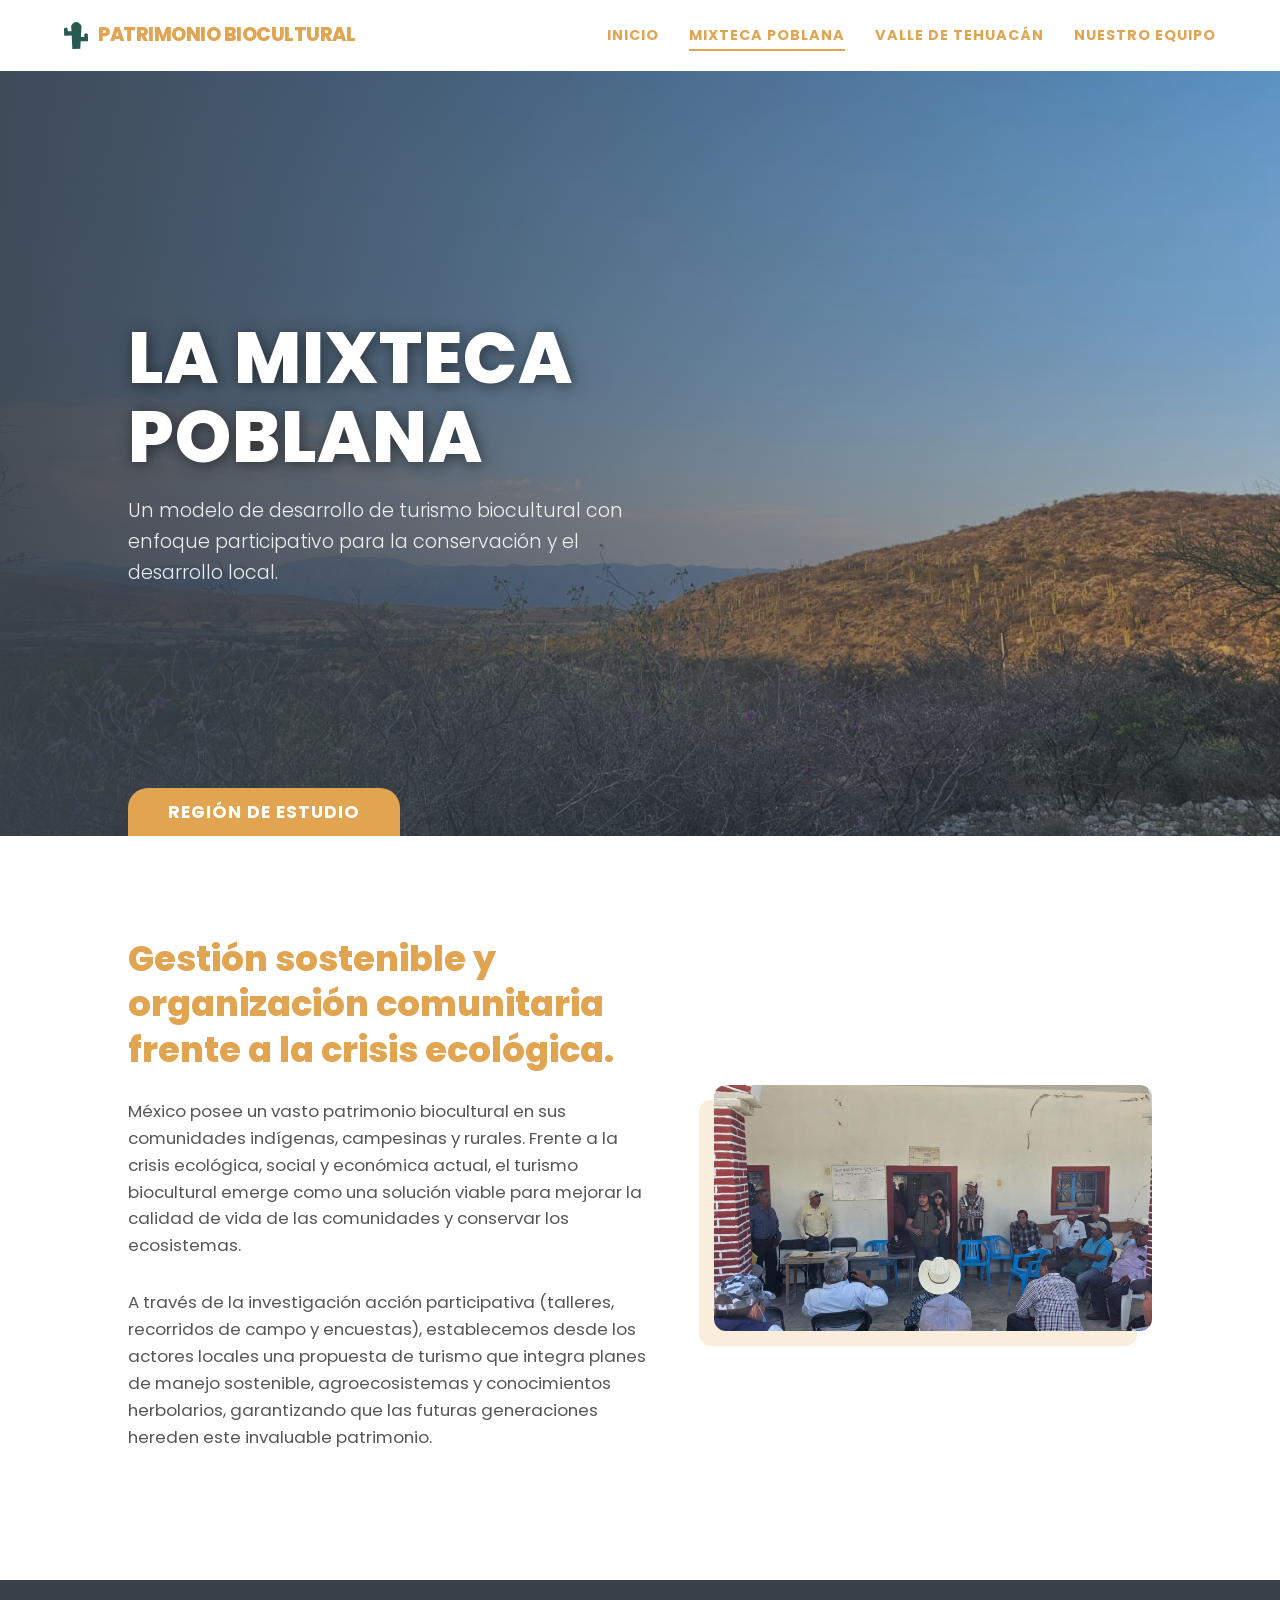
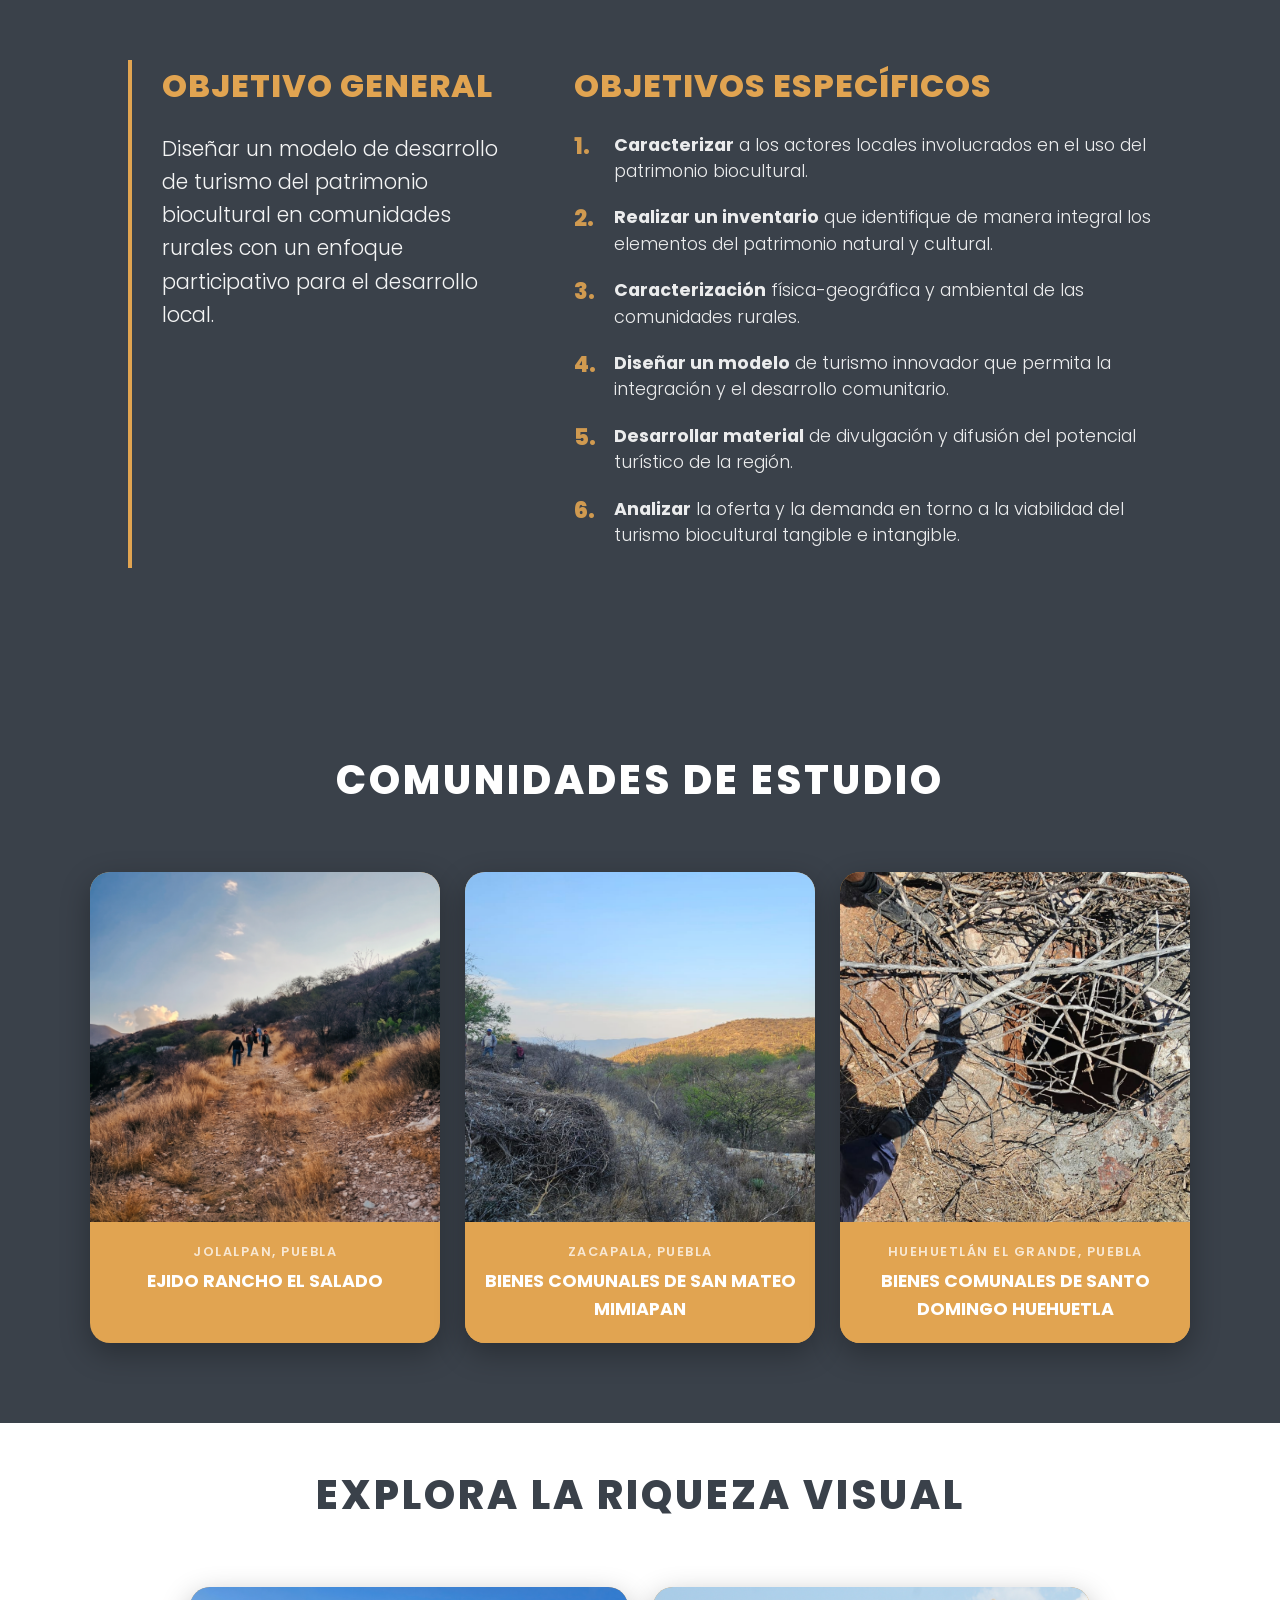
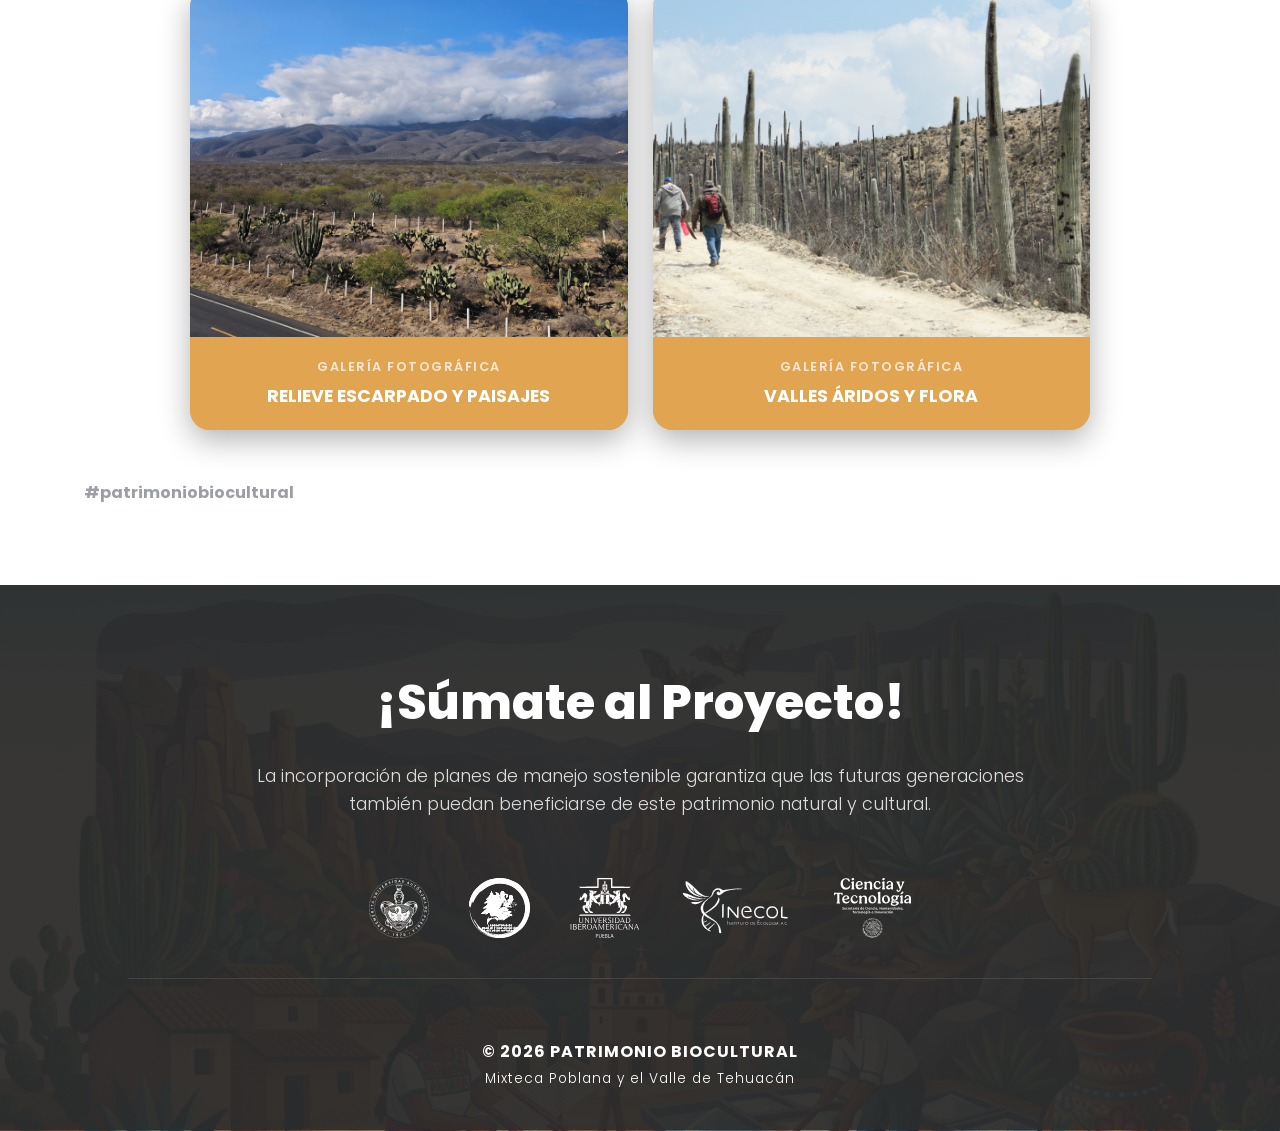
<file: mixteca.html>
<!DOCTYPE html>
<html lang="es">
<head>
    <meta charset="UTF-8">
    <meta name="viewport" content="width=device-width, initial-scale=1.0">
    <title>Mixteca Poblana | Patrimonio Biocultural</title>
    <link href="https://fonts.googleapis.com/css2?family=Poppins:wght@300;400;600;700;800&display=swap" rel="stylesheet">
    <link rel="shortcut icon" href="Assests/images/cactus.svg" type="image/x-icon">
    
    <link rel="stylesheet" href="index.css">
    <link rel="stylesheet" href="Assests/css/mixteca.css">
</head>
<body>

    <header class="header">
        <div class="logo">
            <img src="Assests/images/cactus.svg" alt="Icono" style="width: 24px; margin-right: 10px;">
            PATRIMONIO BIOCULTURAL
        </div>
        <nav class="nav-links">
            <a href="index1.html">INICIO</a>
            <a href="mixteca.html" class="active">MIXTECA POBLANA</a>
            <a href="tehuacan.html">VALLE DE TEHUACÁN</a>
            <a href="investigacion.html">NUESTRO EQUIPO</a>

        </nav>
    </header>

    <section class="hero">
        <img src="Assests/images/mixteca/mixtecagaleria.jpg" alt="Paisaje de la Mixteca" class="hero-bg">
        <div class="hero-content">
            <h1>LA MIXTECA<br>POBLANA</h1>
            <p>Un modelo de desarrollo de turismo biocultural con enfoque participativo para la conservación y el desarrollo local.</p>
        </div>
        <div class="hero-badge">Región de Estudio</div>
    </section>

    <section class="intro-section">
        <div class="intro-text">
            <h2>Gestión sostenible y organización comunitaria frente a la crisis ecológica.</h2>
            <p>México posee un vasto patrimonio biocultural en sus comunidades indígenas, campesinas y rurales. Frente a la crisis ecológica, social y económica actual, el turismo biocultural emerge como una solución viable para mejorar la calidad de vida de las comunidades y conservar los ecosistemas.</p>
            <p>A través de la investigación acción participativa (talleres, recorridos de campo y encuestas), establecemos desde los actores locales una propuesta de turismo que integra planes de manejo sostenible, agroecosistemas y conocimientos herbolarios, garantizando que las futuras generaciones hereden este invaluable patrimonio.</p>
        </div>
        <div class="intro-image">
            <img src="Assests/images/mixteca/comunidades.jpg" alt="Comunidades de la Mixteca">
        </div>
    </section>

    <section class="objectives-section">
        <div class="objectives-container">
            <div class="general-objective">
                <h3>Objetivo General</h3>
                <p>Diseñar un modelo de desarrollo de turismo del patrimonio biocultural en comunidades rurales con un enfoque participativo para el desarrollo local.</p>
            </div>
            
            <div class="specific-objectives">
                <h3>Objetivos Específicos</h3>
                <ol class="objectives-list">
                    <li><strong>Caracterizar</strong> a los actores locales involucrados en el uso del patrimonio biocultural.</li>
                    <li><strong>Realizar un inventario</strong> que identifique de manera integral los elementos del patrimonio natural y cultural.</li>
                    <li><strong>Caracterización</strong> física-geográfica y ambiental de las comunidades rurales.</li>
                    <li><strong>Diseñar un modelo</strong> de turismo innovador que permita la integración y el desarrollo comunitario.</li>
                    <li><strong>Desarrollar material</strong> de divulgación y difusión del potencial turístico de la región.</li>
                    <li><strong>Analizar</strong> la oferta y la demanda en torno a la viabilidad del turismo biocultural tangible e intangible.</li>
                </ol>
            </div>
        </div>
    </section>

    <section class="cards-section">
        <h2 class="cards-title">COMUNIDADES DE ESTUDIO</h2>
        
        <div class="cards-grid grid-3">
            
            <div class="card">
                <div class="card-img">
                    <img src="Assests/images/mixteca/senderos.png" alt="Jolalpan">
                </div>
                <div class="card-info">
                    <span class="card-region">Jolalpan, Puebla</span>
                    <div class="card-title">Ejido Rancho El Salado</div>
                </div>
            </div>
            
            <div class="card">
                <div class="card-img">
                    <img src="Assests/images/mixteca/paisajes.jpg" alt="Zacapala">
                </div>
                <div class="card-info">
                    <span class="card-region">Zacapala, Puebla</span>
                    <div class="card-title">Bienes Comunales de San Mateo Mimiapan</div>
                </div>
            </div>
            
            <div class="card">
                <div class="card-img">
                    <img src="Assests/images/mixteca/Historia.jpg" alt="Huehuetlán">
                </div>
                <div class="card-info">
                    <span class="card-region">Huehuetlán El Grande, Puebla</span>
                    <div class="card-title">Bienes Comunales de Santo Domingo Huehuetla</div>
                </div>
            </div>

        </div>
    </section>

    <section class="cards-section" style="background-color: var(--c-manta); padding-top: 40px;">
        <h2 class="cards-title" style="color: var(--c-pizarra);">EXPLORA LA RIQUEZA VISUAL</h2>
        
        <div class="cards-grid grid-2">
            <a href="mixteca_relieve.html" class="card">
                <div class="card-img">
                    <img src="Assests/images/mixteca.png" alt="Relieve">
                </div>
                <div class="card-info">
                    <span class="card-region">Galería Fotográfica</span>
                    <div class="card-title">Relieve Escarpado y Paisajes</div>
                </div>
            </a>
            
            <a href="mixteca_valle.html" class="card">
                <div class="card-img">
                    <img src="Assests/images/aridos.JPG" alt="Valles">
                </div>
                <div class="card-info">
                    <span class="card-region">Galería Fotográfica</span>
                    <div class="card-title">Valles Áridos y Flora</div>
                </div>
            </a>
        </div>
        <div class="hashtag" style="color: var(--c-pizarra); opacity: 0.5;">#patrimoniobiocultural</div>
    </section>

    <footer class="footer">
        <div class="footer-cta">
            <h2>¡Súmate al Proyecto!</h2>
            <p>La incorporación de planes de manejo sostenible garantiza que las futuras generaciones también puedan beneficiarse de este patrimonio natural y cultural.</p>
        </div>
        
        <div class="footer-logos">
            <div class="f-logo"><img src="Assests/images/buap.svg" alt="BUAP"></div>
            <div class="f-logo"><img src="Assests/images/lab.svg" alt="Laboratorio"></div>
            <div class="f-logo"><img src="Assests/images/ibero.svg" alt="Iberoamericana"></div>
            <div class="f-logo"><img src="Assests/images/inecol.svg" alt="INECOL"></div>
            <div class="f-logo"><img src="Assests/images/secithii.svg" alt="Ciencia y Tecnología"></div>
        </div>
        
        
        <div class="footer-bottom">
            <p>&copy; 2026 PATRIMONIO BIOCULTURAL<br><span style="font-weight: 300; font-size: 0.85em;">Mixteca Poblana y el Valle de Tehuacán</span></p>
        </div>
    </footer>

</body>
</html>
</file>
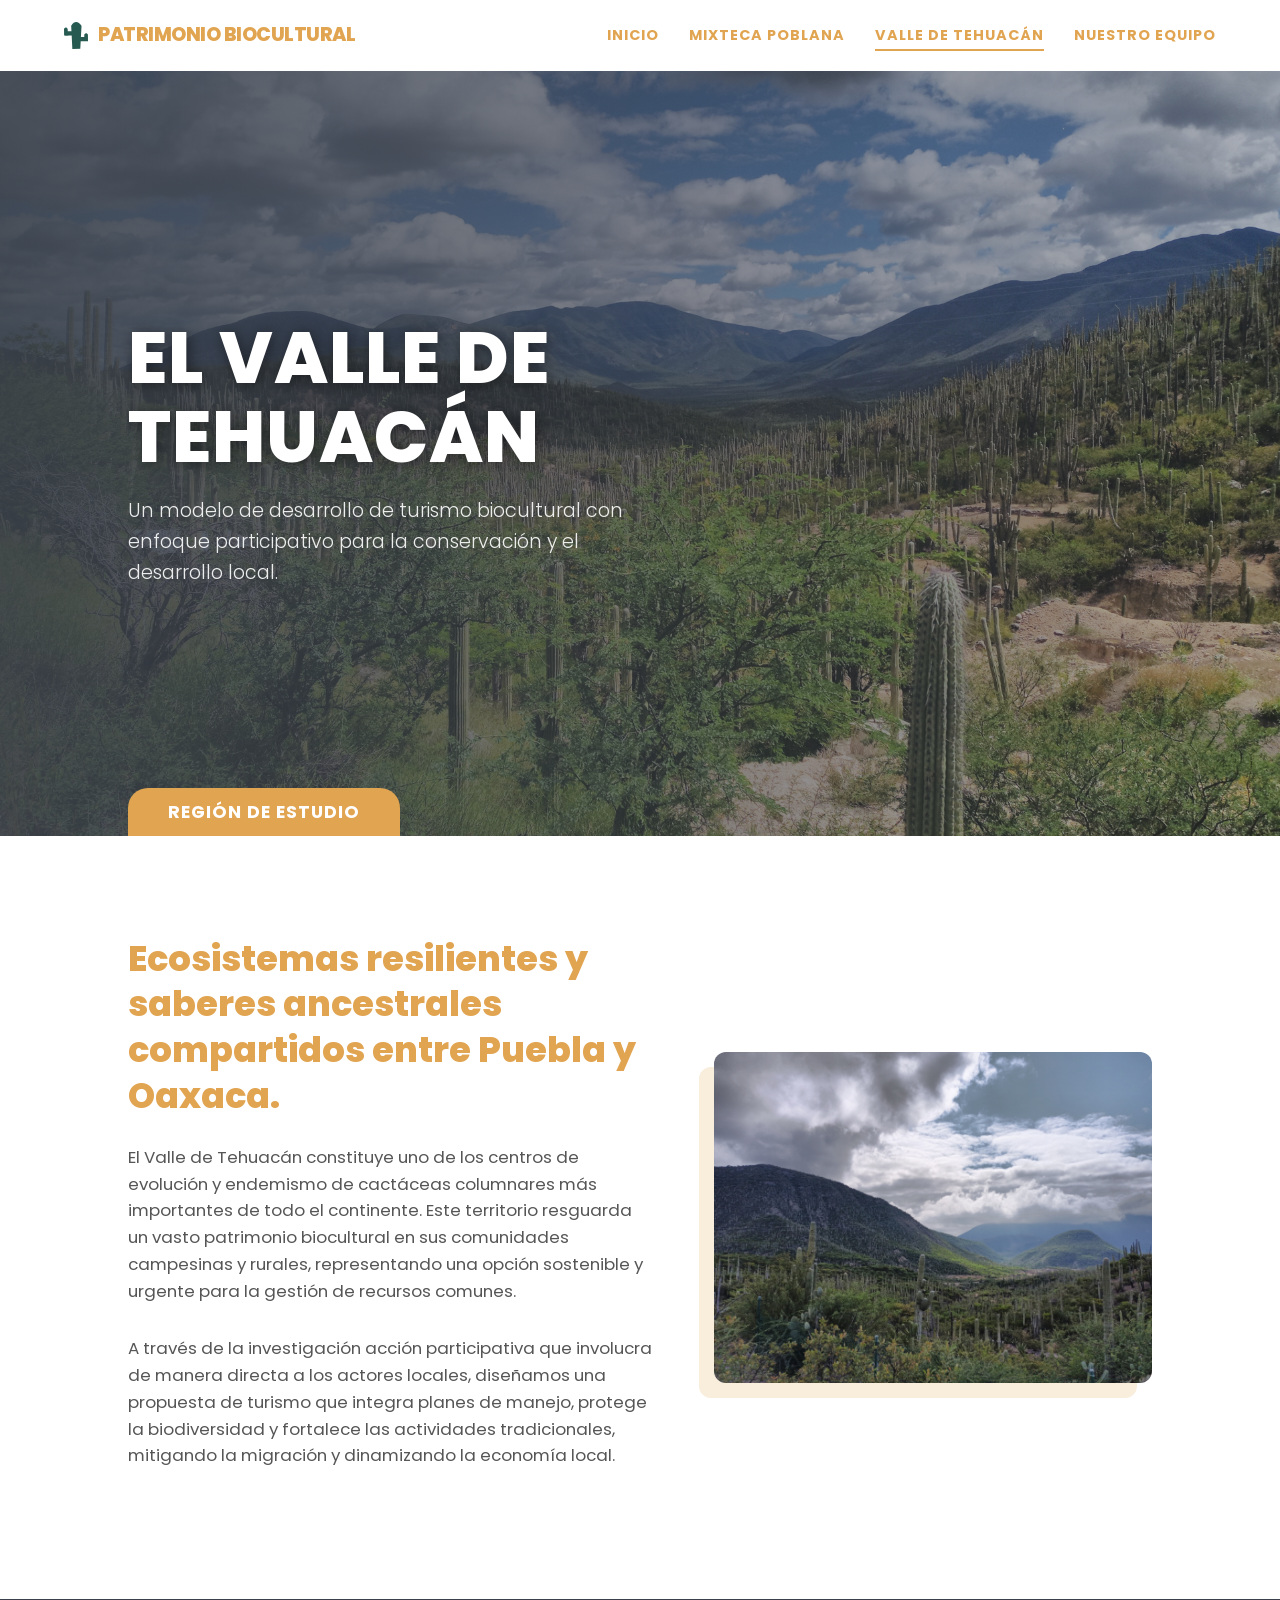
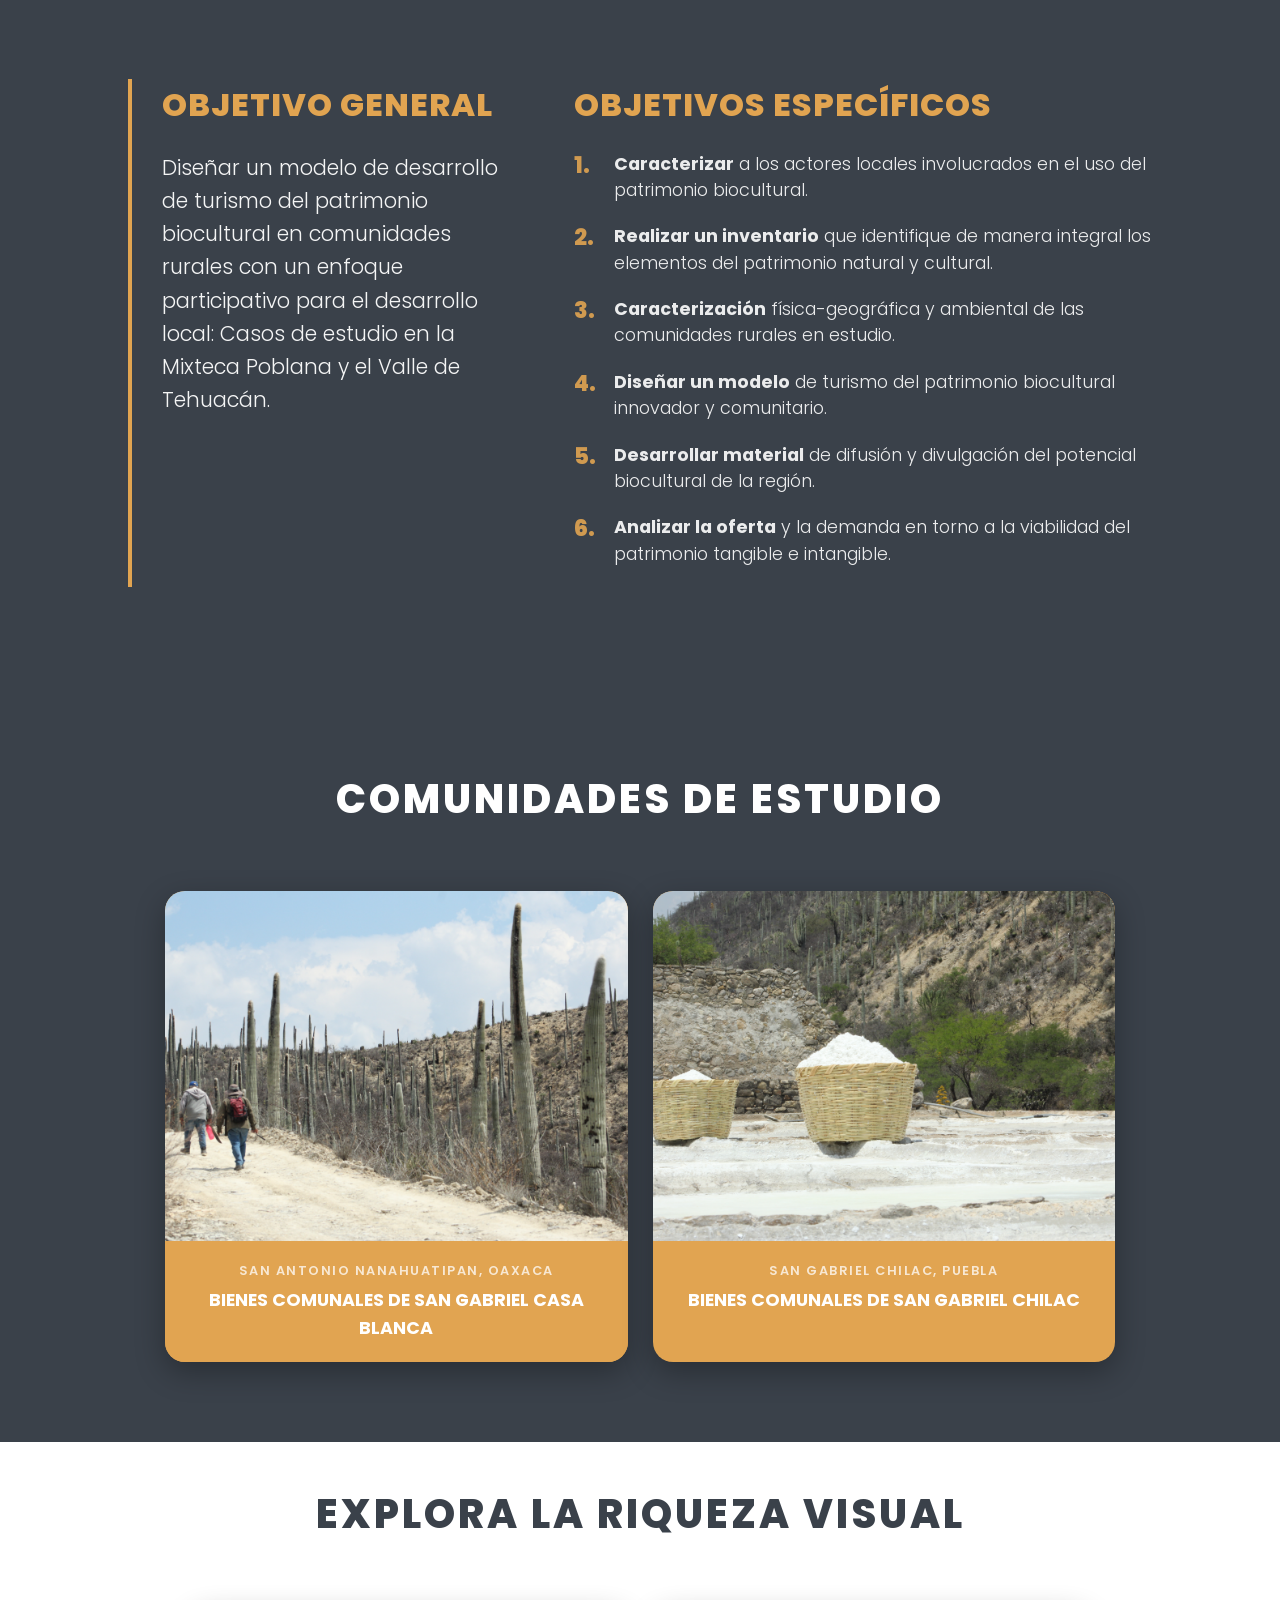
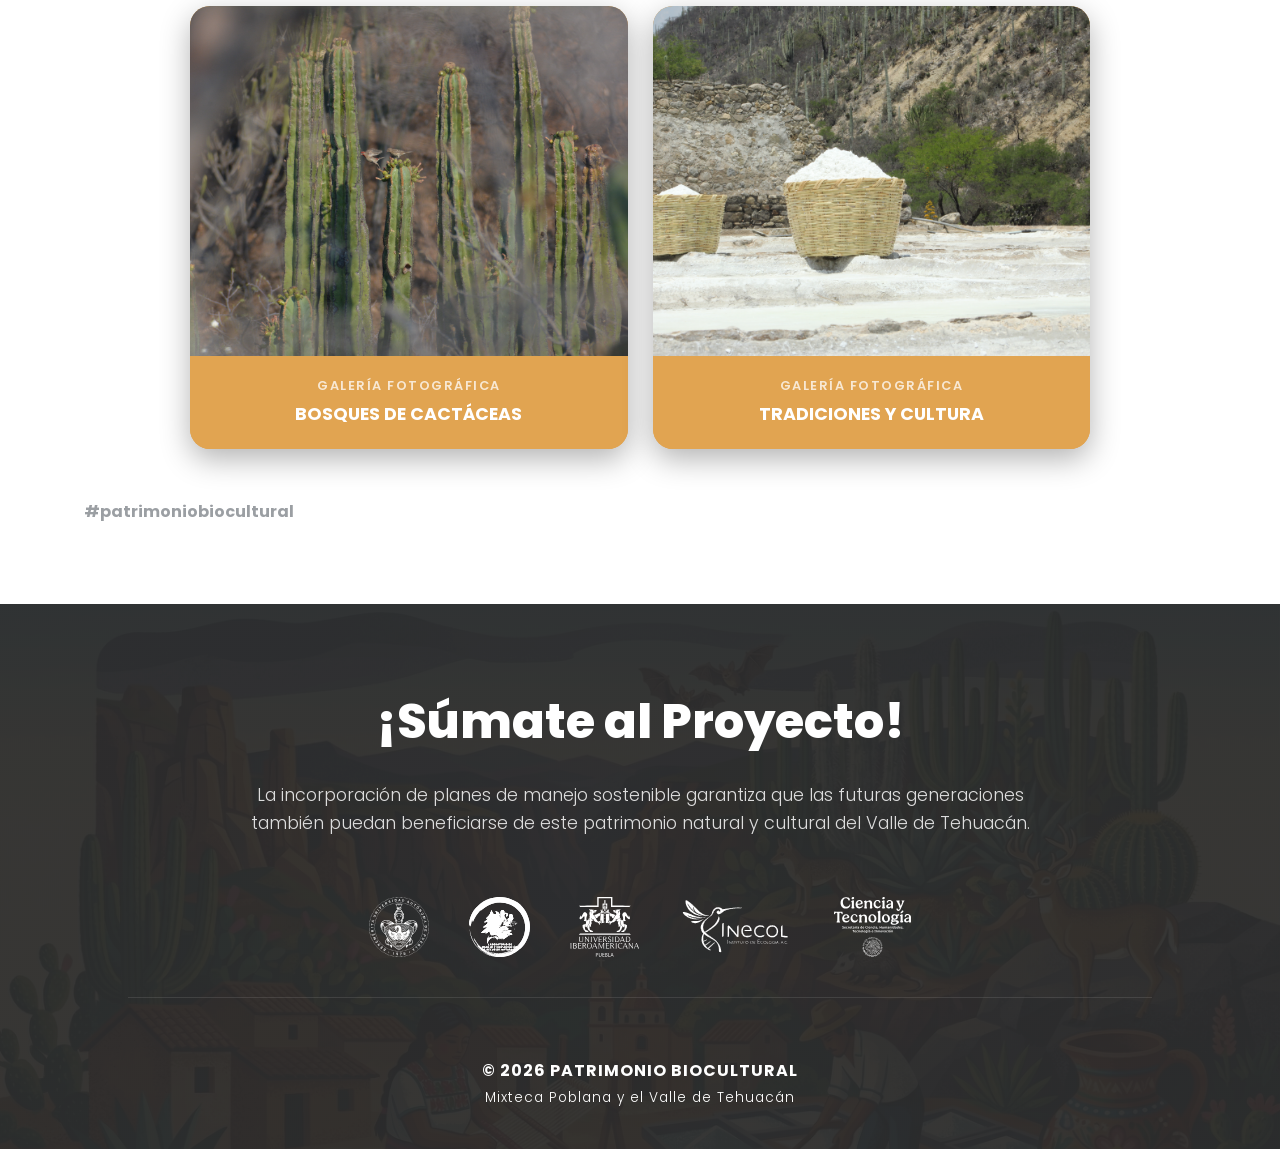
<file: tehuacan.html>
<!DOCTYPE html>
<html lang="es">
<head>
    <meta charset="UTF-8">
    <meta name="viewport" content="width=device-width, initial-scale=1.0">
    <title>Valle de Tehuacán | Patrimonio Biocultural</title>
    <link href="https://fonts.googleapis.com/css2?family=Poppins:wght@300;400;600;700;800&display=swap" rel="stylesheet">
    <link rel="shortcut icon" href="Assests/images/cactus.svg" type="image/x-icon">
    
    <link rel="stylesheet" href="index.css">
    <link rel="stylesheet" href="Assests/css/tehuacan.css">
</head>
<body>

    <header class="header">
        <div class="logo">
            <img src="Assests/images/cactus.svg" alt="Icono" style="width: 24px; margin-right: 10px;">
            PATRIMONIO BIOCULTURAL
        </div>
        <nav class="nav-links">
            <a href="index1.html">INICIO</a>
            <a href="mixteca.html">MIXTECA POBLANA</a>
            <a href="tehuacan.html" class="active">VALLE DE TEHUACÁN</a>
            <a href="investigacion.html">NUESTRO EQUIPO</a>

        </nav>
    </header>

    <section class="hero">
        <img src="Assests/images/valle/paisaje2.jpg" alt="Paisaje del Valle de Tehuacán" class="hero-bg">
        <div class="hero-content">
            <h1>EL VALLE DE<br>TEHUACÁN</h1>
            <p>Un modelo de desarrollo de turismo biocultural con enfoque participativo para la conservación y el desarrollo local.</p>
        </div>
        <div class="hero-badge">Región de Estudio</div>
    </section>

    <section class="intro-section">
        <div class="intro-text">
            <h2>Ecosistemas resilientes y saberes ancestrales compartidos entre Puebla y Oaxaca.</h2>
            <p>El Valle de Tehuacán constituye uno de los centros de evolución y endemismo de cactáceas columnares más importantes de todo el continente. Este territorio resguarda un vasto patrimonio biocultural en sus comunidades campesinas y rurales, representando una opción sostenible y urgente para la gestión de recursos comunes.</p>
            <p>A través de la investigación acción participativa que involucra de manera directa a los actores locales, diseñamos una propuesta de turismo que integra planes de manejo, protege la biodiversidad y fortalece las actividades tradicionales, mitigando la migración y dinamizando la economía local.</p>
        </div>
        <div class="intro-image">
            <img src="Assests/images/valle/relieves.jpg" alt="Paisaje de Salinas en Tehuacán">
        </div>
    </section>

    <section class="objectives-section">
        <div class="objectives-container">
            <div class="general-objective">
                <h3>Objetivo General</h3>
                <p>Diseñar un modelo de desarrollo de turismo del patrimonio biocultural en comunidades rurales con un enfoque participativo para el desarrollo local: Casos de estudio en la Mixteca Poblana y el Valle de Tehuacán.</p>
            </div>
            
            <div class="specific-objectives">
                <h3>Objetivos Específicos</h3>
                <ol class="objectives-list">
                    <li><strong>Caracterizar</strong> a los actores locales involucrados en el uso del patrimonio biocultural.</li>
                    <li><strong>Realizar un inventario</strong> que identifique de manera integral los elementos del patrimonio natural y cultural.</li>
                    <li><strong>Caracterización</strong> física-geográfica y ambiental de las comunidades rurales en estudio.</li>
                    <li><strong>Diseñar un modelo</strong> de turismo del patrimonio biocultural innovador y comunitario.</li>
                    <li><strong>Desarrollar material</strong> de difusión y divulgación del potencial biocultural de la región.</li>
                    <li><strong>Analizar la oferta</strong> y la demanda en torno a la viabilidad del patrimonio tangible e intangible.</li>
                </ol>
            </div>
        </div>
    </section>

    <section class="cards-section">
        <h2 class="cards-title">COMUNIDADES DE ESTUDIO</h2>
        
        <div class="cards-grid grid-2-comunidades">
            
            <div class="card">
                <div class="card-img">
                    <img src="Assests/images/aridos.JPG" alt="San Gabriel Casa Blanca">
                </div>
                <div class="card-info">
                    <span class="card-region">San Antonio Nanahuatipan, Oaxaca</span>
                    <div class="card-title">Bienes Comunales de San Gabriel Casa Blanca</div>
                </div>
            </div>
            
            <div class="card">
                <div class="card-img">
                    <img src="Assests/images/tradiciones.JPG" alt="San Gabriel Chilac">
                </div>
                <div class="card-info">
                    <span class="card-region">San Gabriel Chilac, Puebla</span>
                    <div class="card-title">Bienes Comunales de San Gabriel Chilac</div>
                </div>
            </div>

        </div>
    </section>

    <section class="cards-section" style="background-color: var(--c-manta); padding-top: 40px;">
        <h2 class="cards-title" style="color: var(--c-pizarra);">EXPLORA LA RIQUEZA VISUAL</h2>
        
        <div class="cards-grid grid-2-galerias">
            <a href="tehuacan_cactus.html" class="card">
                <div class="card-img">
                    <img src="Assests/images/DSC_0207.jpg" alt="Cactáceas">
                </div>
                <div class="card-info">
                    <span class="card-region">Galería Fotográfica</span>
                    <div class="card-title">Bosques de Cactáceas</div>
                </div>
            </a>
            
            <a href="tehuacan_salinas.html" class="card">
                <div class="card-img">
                    <img src="Assests/images/tradiciones.JPG" alt="Tradiciones">
                </div>
                <div class="card-info">
                    <span class="card-region">Galería Fotográfica</span>
                    <div class="card-title">Tradiciones y Cultura</div>
                </div>
            </a>
        </div>
        <div class="hashtag" style="color: var(--c-pizarra); opacity: 0.5;">#patrimoniobiocultural</div>
    </section>

    <footer class="footer">
        <div class="footer-cta">
            <h2>¡Súmate al Proyecto!</h2>
            <p>La incorporación de planes de manejo sostenible garantiza que las futuras generaciones también puedan beneficiarse de este patrimonio natural y cultural del Valle de Tehuacán.</p>
        </div>
        
        <div class="footer-logos">
            <div class="f-logo"><img src="Assests/images/buap.svg" alt="BUAP"></div>
            <div class="f-logo"><img src="Assests/images/lab.svg" alt="Laboratorio"></div>
            <div class="f-logo"><img src="Assests/images/ibero.svg" alt="Iberoamericana"></div>
            <div class="f-logo"><img src="Assests/images/inecol.svg" alt="INECOL"></div>
            <div class="f-logo"><img src="Assests/images/secithii.svg" alt="Ciencia y Tecnología"></div>
        </div>
        
        
        <div class="footer-bottom">
            <p>&copy; 2026 PATRIMONIO BIOCULTURAL<br><span style="font-weight: 300; font-size: 0.85em;">Mixteca Poblana y el Valle de Tehuacán</span></p>
        </div>
    </footer>

</body>
</html>
</file>
<file: index.css>
/* ==========================================================================
   NUEVO DISEÑO "MITLA" - PATRIMONIO BIOCULTURAL
   ========================================================================== */

:root {
    /* Paleta de Colores Inspirada en la Referencia */
    --c-terracota: #E1A451;   /* Naranja/Ladrillo predominante */
    --c-pizarra: #3A414A;     /* Gris oscuro azulado para fondos */
    --c-manta: rgb(255, 255, 255);       /* Arena/Crema para fondos claros */
    --c-blanco: #FFFFFF;
    --c-texto: #2C2C2C;
    
    --f-principal: 'Poppins', sans-serif;
}

* {
    box-sizing: border-box;
    margin: 0;
    padding: 0;
}

body {
    font-family: var(--f-principal);
    background-color: var(--c-manta);
    color: var(--c-texto);
    line-height: 1.6;
    overflow-x: hidden;
}

a {
    text-decoration: none;
    transition: all 0.3s ease;
}

img {
    max-width: 100%;
    display: block;
}

/* --- HEADER --- */
.header {
    display: flex;
    justify-content: space-between;
    align-items: center;
    padding: 20px 5%;
    background-color: var(--c-manta);
    position: sticky;
    top: 0;
    z-index: 1000;
}

.logo {
    font-size: 1.2rem;
    font-weight: 800;
    color: var(--c-terracota);
    display: flex;
    align-items: center;
    letter-spacing: -0.5px;
}

.nav-links {
    display: flex;
    gap: 30px;
}

.nav-links a {
    color: var(--c-terracota);
    font-weight: 700;
    font-size: 0.9rem;
    letter-spacing: 1px;
    position: relative;
}

.nav-links a::after {
    content: '';
    position: absolute;
    bottom: -4px;
    left: 0;
    width: 0%;
    height: 2px;
    background-color: var(--c-terracota);
    transition: width 0.3s ease;
}

.nav-links a:hover::after, .nav-links a.active::after {
    width: 100%;
}

/* --- HERO SECTION --- */
.hero {
    position: relative;
    height: 85vh;
    display: flex;
    align-items: center;
    padding: 0 10%;
    color: var(--c-blanco);
    overflow: hidden; /* Evita que la imagen se desborde */
}

/* 1. Capa inferior: La imagen traída del HTML */
.hero-bg {
    position: absolute;
    top: 0;
    left: 0;
    width: 100%;
    height: 100%;
    object-fit: cover;
    object-position: center;
    z-index: 1;
}

/* 2. Capa intermedia: El degradado oscuro (estilo Mitla) */
.hero::before {
    content: '';
    position: absolute;
    top: 0;
    left: 0;
    width: 100%;
    height: 100%;
    background: linear-gradient(to right, rgba(58, 65, 74, 0.9) 0%, rgba(58, 65, 74, 0.3) 100%);
    z-index: 2;
}

/* 3. Capa superior: El contenido de texto */
.hero-content {
    max-width: 700px;
    position: relative;
    z-index: 3; /* Asegura que el texto esté encima del filtro */
}

.hero-content h1 {
    font-size: 4.5rem;
    font-weight: 800;
    line-height: 1.1;
    margin-bottom: 20px;
    text-transform: uppercase;
    letter-spacing: 1px;
    text-shadow: 2px 2px 15px rgba(0,0,0,0.5);
}

.hero-content p {
    font-size: 1.2rem;
    font-weight: 300;
    opacity: 0.9;
    max-width: 500px;
}

/* Etiqueta flotante inferior */
.hero-badge {
    position: absolute;
    bottom: 0;
    left: 10%;
    background-color: var(--c-terracota);
    color: var(--c-blanco);
    padding: 10px 40px;
    font-weight: 700;
    font-size: 1.1rem;
    border-radius: 20px 20px 0 0;
    text-transform: uppercase;
    letter-spacing: 1px;
    z-index: 3; /* Encima del filtro */
}

/* --- INTRO SECTION --- */
.intro-section {
    display: grid;
    grid-template-columns: 1.2fr 1fr;
    gap: 60px;
    padding: 100px 10%;
    background-color: var(--c-manta);
    align-items: center;
}

.intro-text h2 {
    color: var(--c-terracota);
    font-size: 2.2rem;
    line-height: 1.3;
    margin-bottom: 25px;
    font-weight: 800;
}

.intro-text p {
    color: var(--c-texto);
    font-size: 1.05rem;
    margin-bottom: 30px;
    opacity: 0.8;
}

.social-icons {
    display: flex;
    gap: 15px;
    font-family: sans-serif;
    font-weight: bold;
    color: var(--c-pizarra);
    font-size: 1.2rem;
}

.intro-image img {
    border-radius: 12px;
    box-shadow: -15px 15px 0px rgba(225, 164, 81, 0.2);
}

/* --- CARDS SECTION (DARK) --- */
/* --- CARDS SECTION (DARK) --- */
.cards-section {
    background-color: var(--c-pizarra);
    padding: 100px 5% 80px;
    text-align: center;
    position: relative;
}

.cards-title {
    color: var(--c-blanco);
    font-size: 2.5rem;
    font-weight: 800;
    letter-spacing: 3px;
    margin-bottom: 60px;
    text-transform: uppercase;
}

/* Cuadrícula a 4 columnas */
.cards-grid {
    display: grid;
    grid-template-columns: repeat(4, 1fr);
    gap: 25px;
    max-width: 1300px;
    margin: 0 auto;
}

.card {
    display: flex;
    flex-direction: column;
    border-radius: 20px;
    overflow: hidden;
    background-color: var(--c-terracota);
    transition: transform 0.4s cubic-bezier(0.2, 0.8, 0.2, 1);
    box-shadow: 0 10px 30px rgba(0,0,0,0.3);
}

.card:hover {
    transform: translateY(-10px);
}

.card-img {
    height: 350px;
    width: 100%;
    overflow: hidden;
}

.card-img img {
    width: 100%;
    height: 100%;
    object-fit: cover;
    transition: transform 0.6s ease;
}

.card:hover .card-img img {
    transform: scale(1.05);
}

/* Nuevo contenedor para el texto de la tarjeta */
.card-info {
    background-color: var(--c-terracota);
    padding: 20px 15px;
    text-align: center;
    display: flex;
    flex-direction: column;
    justify-content: center;
    min-height: 90px;
}

/* Etiqueta de la región (Mixteca / Tehuacán) */
.card-region {
    display: block;
    color: rgba(255, 255, 255, 0.75);
    font-size: 0.8rem;
    font-weight: 600;
    text-transform: uppercase;
    letter-spacing: 1.5px;
    margin-bottom: 4px;
}

.card-title {
    color: var(--c-blanco);
    font-weight: 700;
    font-size: 1.1rem;
    text-transform: uppercase;
}

.hashtag {
    text-align: left;
    color: rgba(255,255,255,0.4);
    font-weight: 700;
    margin-top: 50px;
    max-width: 1300px;
    margin-left: auto;
    margin-right: auto;
    padding-left: 20px;
}

/* Asegurar el ajuste responsivo para las 4 columnas */
@media (max-width: 1024px) {
    .cards-grid { grid-template-columns: repeat(2, 1fr); }
}
@media (max-width: 768px) {
    .cards-grid { grid-template-columns: 1fr; }
}

/* --- VIDEO SECTION CON IFRAME --- */
.video-section {
    background-color: var(--c-terracota);
    padding: 80px 10%;
    display: grid;
    grid-template-columns: 1fr 1.2fr;
    gap: 50px;
    align-items: center;
}

.video-text {
    color: var(--c-blanco);
}

.video-text h2 {
    font-size: 3rem;
    font-weight: 800;
    line-height: 1.1;
    margin-bottom: 20px;
}

.video-text p {
    font-size: 1.1rem;
    font-weight: 300;
    margin-bottom: 30px;
    opacity: 0.9;
}

.btn-youtube {
    display: inline-block;
    color: var(--c-blanco);
    font-weight: 800;
    font-size: 1.2rem;
    display: flex;
    align-items: center;
    gap: 10px;
}

.video-container {
    position: relative;
    border-radius: 16px;
    overflow: hidden;
    box-shadow: 0 20px 40px rgba(0,0,0,0.3);
    aspect-ratio: 16/9;
    width: 100%;
    background-color: #000;
}

.video-container iframe {
    position: absolute;
    top: 0;
    left: 0;
    width: 100%;
    height: 100%;
    border: none;
}

/* --- FOOTER --- */
.footer {
    background-image: 
        linear-gradient(rgba(44, 44, 44, 0.95), rgba(44, 44, 44, 0.95)),
        url('Assests/images/index.png'); 
    background-size: cover;
    background-position: center;
    padding: 80px 10% 40px;
    color: var(--c-blanco);
    text-align: center;
}

.footer-cta {
    max-width: 800px;
    margin: 0 auto 60px;
}

.footer-cta h2 {
    font-size: 3rem;
    font-weight: 800;
    margin-bottom: 20px;
}

.footer-cta p {
    font-size: 1.1rem;
    font-weight: 300;
    margin-bottom: 15px;
    color: #DDDDDD;
}

.footer-logos {
    display: flex;
    justify-content: center;
    align-items: center;
    gap: 40px;
    flex-wrap: wrap;
    margin-bottom: 60px;
    padding-bottom: 40px;
    border-bottom: 1px solid rgba(255,255,255,0.1);
}

.f-logo img {
    max-height: 60px;
    filter: brightness(0) invert(1);
    transition: opacity 0.3s;
}

.f-logo img:hover {
    opacity: 1;
}

.footer-bottom {
    font-weight: 700;
    letter-spacing: 1px;
}

/* --- RESPONSIVE --- */
@media (max-width: 1024px) {
    .intro-section { grid-template-columns: 1fr; }
    .video-section { grid-template-columns: 1fr; }
}

@media (max-width: 768px) {
    .hero-content h1 { font-size: 3rem; }
    .cards-grid { grid-template-columns: 1fr; }
    .header { flex-direction: column; gap: 15px; }
}
</file>
<file: Assests/css/mixteca.css>
/* ==========================================================================
   ESTILOS ESPECÍFICOS: PÁGINA MIXTECA POBLANA (INFO)
   ========================================================================== */

/* --- SECCIÓN DE OBJETIVOS --- */
.objectives-section {
    background-color: var(--c-pizarra);
    padding: 80px 10%;
    color: var(--c-blanco);
}

.objectives-container {
    max-width: 1200px;
    margin: 0 auto;
    display: grid;
    grid-template-columns: 1fr 1.5fr;
    gap: 60px;
}

.general-objective {
    border-left: 4px solid var(--c-terracota);
    padding-left: 30px;
}

.general-objective h3, 
.specific-objectives h3 {
    font-size: 2rem;
    font-weight: 800;
    color: var(--c-terracota);
    margin-bottom: 20px;
    text-transform: uppercase;
    letter-spacing: 1px;
}

.general-objective p {
    font-size: 1.3rem;
    font-weight: 300;
    line-height: 1.6;
    opacity: 0.95;
}

.objectives-list {
    list-style-type: none;
    counter-reset: custom-counter;
}

.objectives-list li {
    position: relative;
    padding-left: 40px;
    margin-bottom: 20px;
    font-size: 1.1rem;
    font-weight: 300;
    opacity: 0.9;
    line-height: 1.5;
}

.objectives-list li::before {
    counter-increment: custom-counter;
    content: counter(custom-counter) ".";
    position: absolute;
    left: 0;
    top: -2px;
    font-size: 1.4rem;
    font-weight: 800;
    color: var(--c-terracota);
}

.objectives-list li strong {
    color: var(--c-blanco);
    font-weight: 700;
}

/* --- VARIANTES DE CUADRÍCULA PARA TARJETAS --- */

/* Grid para 3 comunidades */
.grid-3 {
    grid-template-columns: repeat(3, 1fr) !important;
    max-width: 1100px;
}

/* Grid para 2 galerías */
.grid-2 {
    grid-template-columns: repeat(2, 1fr) !important;
    max-width: 900px;
}

/* En resoluciones medianas, las columnas bajan a 2 o 1 */
@media (max-width: 1024px) {
    .objectives-container {
        grid-template-columns: 1fr;
        gap: 40px;
    }
    .general-objective {
        border-left: none;
        border-top: 4px solid var(--c-terracota);
        padding-left: 0;
        padding-top: 20px;
    }
    .grid-3 {
        grid-template-columns: repeat(2, 1fr) !important;
    }
}

@media (max-width: 768px) {
    .grid-3, .grid-2 {
        grid-template-columns: 1fr !important;
    }
}
</file>
<file: Assests/css/tehuacan.css>
/* ==========================================================================
   ESTILOS ESPECÍFICOS: PÁGINA VALLE DE TEHUACÁN (INFO)
   ========================================================================== */

/* --- SECCIÓN DE OBJETIVOS (BLOQUE OSCURO) --- */
.objectives-section {
    background-color: var(--c-pizarra);
    padding: 80px 10%;
    color: var(--c-blanco);
}

.objectives-container {
    max-width: 1200px;
    margin: 0 auto;
    display: grid;
    grid-template-columns: 1fr 1.5fr;
    gap: 60px;
}

.general-objective {
    border-left: 4px solid var(--c-terracota);
    padding-left: 30px;
}

.general-objective h3, 
.specific-objectives h3 {
    font-size: 2rem;
    font-weight: 800;
    color: var(--c-terracota);
    margin-bottom: 20px;
    text-transform: uppercase;
    letter-spacing: 1px;
}

.general-objective p {
    font-size: 1.3rem;
    font-weight: 300;
    line-height: 1.6;
    opacity: 0.95;
}

.objectives-list {
    list-style-type: none;
    counter-reset: custom-counter;
}

.objectives-list li {
    position: relative;
    padding-left: 40px;
    margin-bottom: 20px;
    font-size: 1.1rem;
    font-weight: 300;
    opacity: 0.9;
    line-height: 1.5;
}

.objectives-list li::before {
    counter-increment: custom-counter;
    content: counter(custom-counter) ".";
    position: absolute;
    left: 0;
    top: -2px;
    font-size: 1.4rem;
    font-weight: 800;
    color: var(--c-terracota);
}

.objectives-list li strong {
    color: var(--c-blanco);
    font-weight: 700;
}

/* --- OPTIMIZACIÓN DE FILAS Y CUADRÍCULAS (GRIDS) --- */
.grid-2-comunidades {
    display: grid;
    grid-template-columns: repeat(2, 1fr) !important;
    gap: 25px;
    max-width: 950px;
    margin: 0 auto;
}

.grid-2-galerias {
    display: grid;
    grid-template-columns: repeat(2, 1fr) !important;
    gap: 25px;
    max-width: 900px;
    margin: 0 auto;
}

/* --- AJUSTES DE RESPONSIVIDAD ADAPTATIVA --- */
@media (max-width: 1024px) {
    .objectives-container {
        grid-template-columns: 1fr;
        gap: 40px;
    }
    .general-objective {
        border-left: none;
        border-top: 4px solid var(--c-terracota);
        padding-left: 0;
        padding-top: 20px;
    }
}

@media (max-width: 768px) {
    .grid-2-comunidades, 
    .grid-2-galerias {
        grid-template-columns: 1fr !important;
    }
}
</file>
